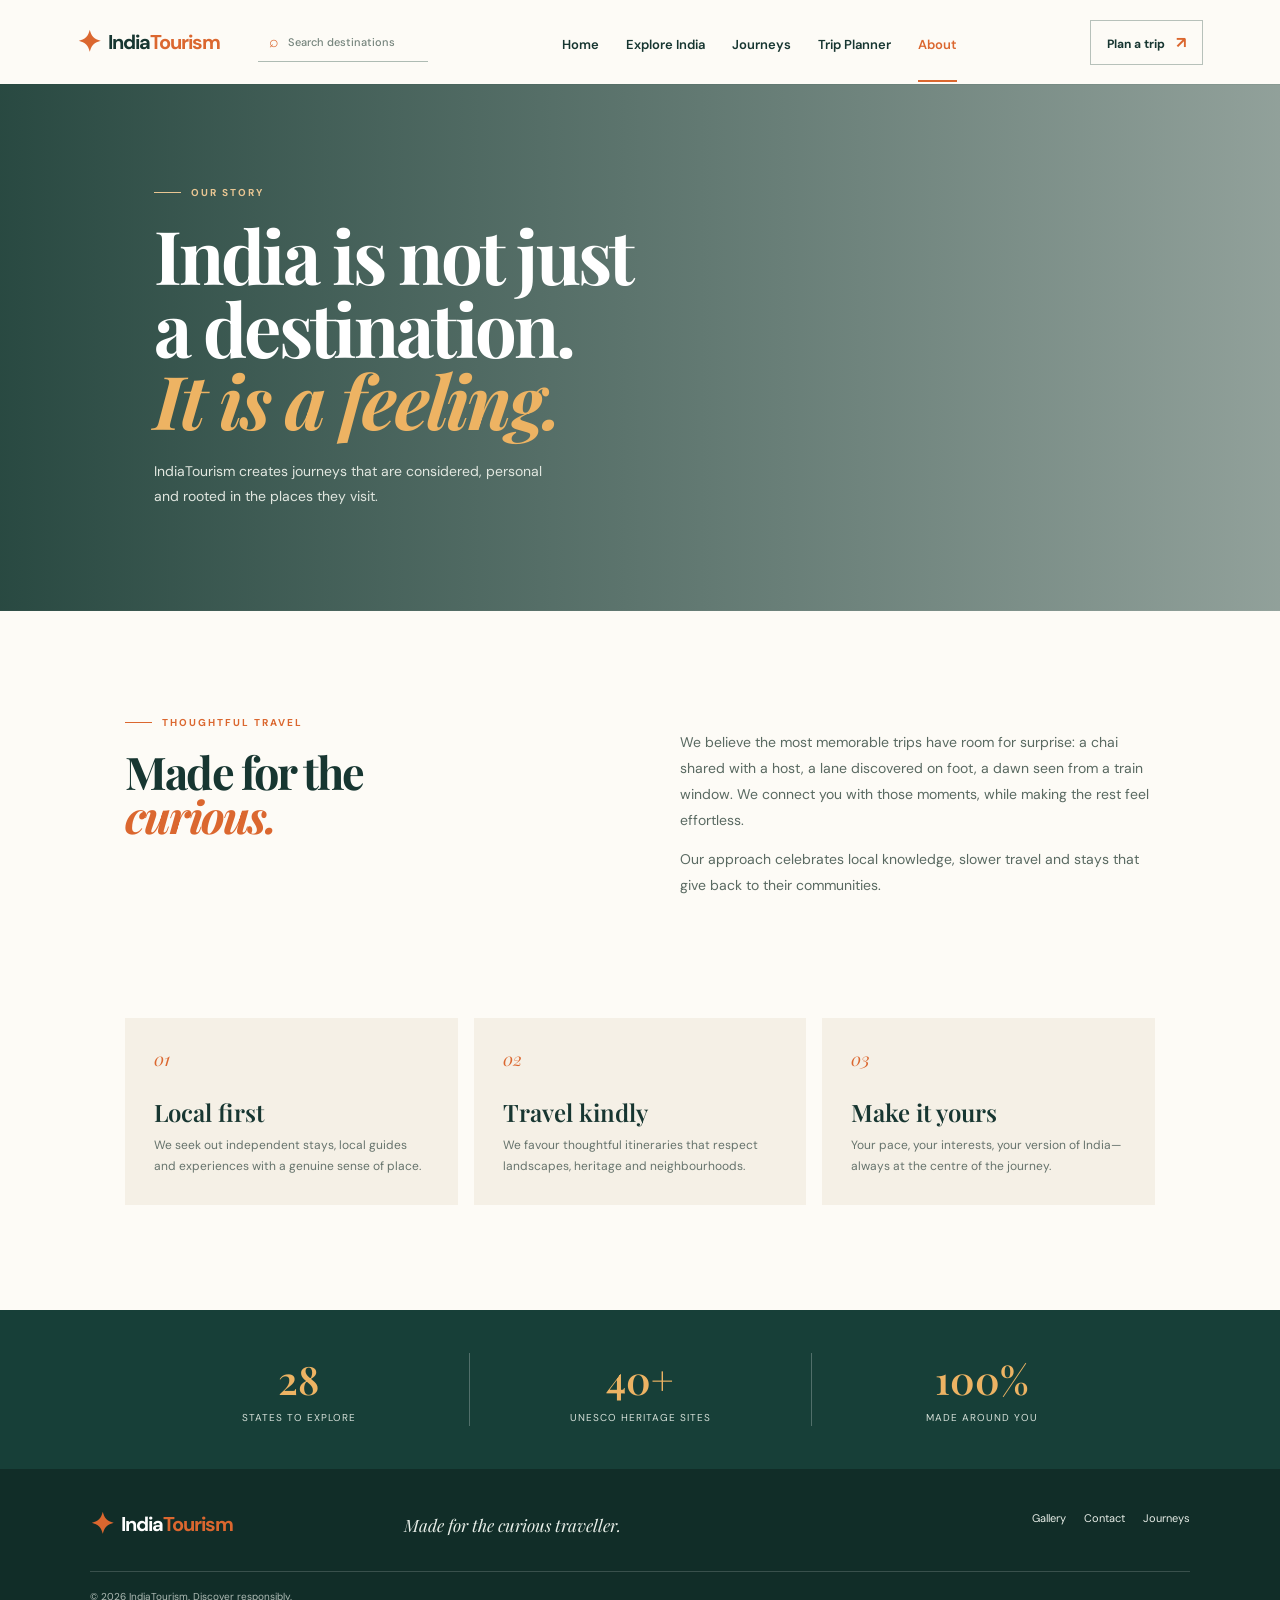
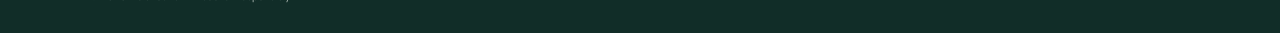
<file: about.html>
<!DOCTYPE html>
<html lang="en">

<head>
    <meta charset="UTF-8">
    <meta name="viewport" content="width=device-width,initial-scale=1.0">
    <meta name="description" content="About IndiaTourism">
    <title>About | IndiaTourism</title>
    <link rel="preconnect" href="https://fonts.googleapis.com">
    <link rel="preconnect" href="https://fonts.gstatic.com" crossorigin>
    <link
        href="https://fonts.googleapis.com/css2?family=DM+Sans:wght@400;500;600;700&family=Playfair+Display:ital,wght@0,600;0,700;0,800;1,600&display=swap"
        rel="stylesheet">
    <link rel="stylesheet" href="css/style.css">
</head>

<body>
    <header class="site-header"><a class="brand" href="index.html"><span
                class="brand-mark">✦</span><span>India<span>Tourism</span></span></a><button class="menu-toggle"
            aria-label="Open navigation" aria-expanded="false">☰</button>
        <nav class="main-nav"><a href="index.html">Home</a><a href="services.html">Explore India</a><a
                href="services.html">Journeys</a><a href="index.html#planner">Trip Planner</a><a class="active"
                href="about.html">About</a></nav><a class="nav-action" href="contact.html">Plan a trip
            <span>↗</span></a>
    </header>
    <main>
        <section class="page-hero about-hero">
            <p class="eyebrow light"><span></span> Our story</p>
            <h1>India is not just<br>a destination.<br><em>It is a feeling.</em></h1>
            <p>IndiaTourism creates journeys that are considered, personal and rooted in the places they visit.</p>
        </section>
        <section class="story-section">
            <div>
                <p class="eyebrow warm"><span></span> Thoughtful travel</p>
                <h2>Made for the<br><em>curious.</em></h2>
            </div>
            <div>
                <p>We believe the most memorable trips have room for surprise: a chai shared with a host, a lane
                    discovered on foot, a dawn seen from a train window. We connect you with those moments, while making
                    the rest feel effortless.</p>
                <p>Our approach celebrates local knowledge, slower travel and stays that give back to their communities.
                </p>
            </div>
        </section>
        <section class="values-grid">
            <article><span>01</span>
                <h3>Local first</h3>
                <p>We seek out independent stays, local guides and experiences with a genuine sense of place.</p>
            </article>
            <article><span>02</span>
                <h3>Travel kindly</h3>
                <p>We favour thoughtful itineraries that respect landscapes, heritage and neighbourhoods.</p>
            </article>
            <article><span>03</span>
                <h3>Make it yours</h3>
                <p>Your pace, your interests, your version of India—always at the centre of the journey.</p>
            </article>
        </section>
        <section class="stats-strip">
            <div><strong>28</strong><span>States to explore</span></div>
            <div><strong>40+</strong><span>UNESCO heritage sites</span></div>
            <div><strong>100%</strong><span>Made around you</span></div>
        </section>
    </main>
    <footer class="site-footer"><a class="brand" href="index.html"><span
                class="brand-mark">✦</span><span>India<span>Tourism</span></span></a>
        <p>Made for the curious traveller.</p>
        <div><a href="gallery.html">Gallery</a><a href="contact.html">Contact</a><a href="services.html">Journeys</a>
        </div><small>© 2026 IndiaTourism. Discover responsibly.</small>
    </footer>
    <script src="js/script.js"></script>
</body>

</html>
</file>
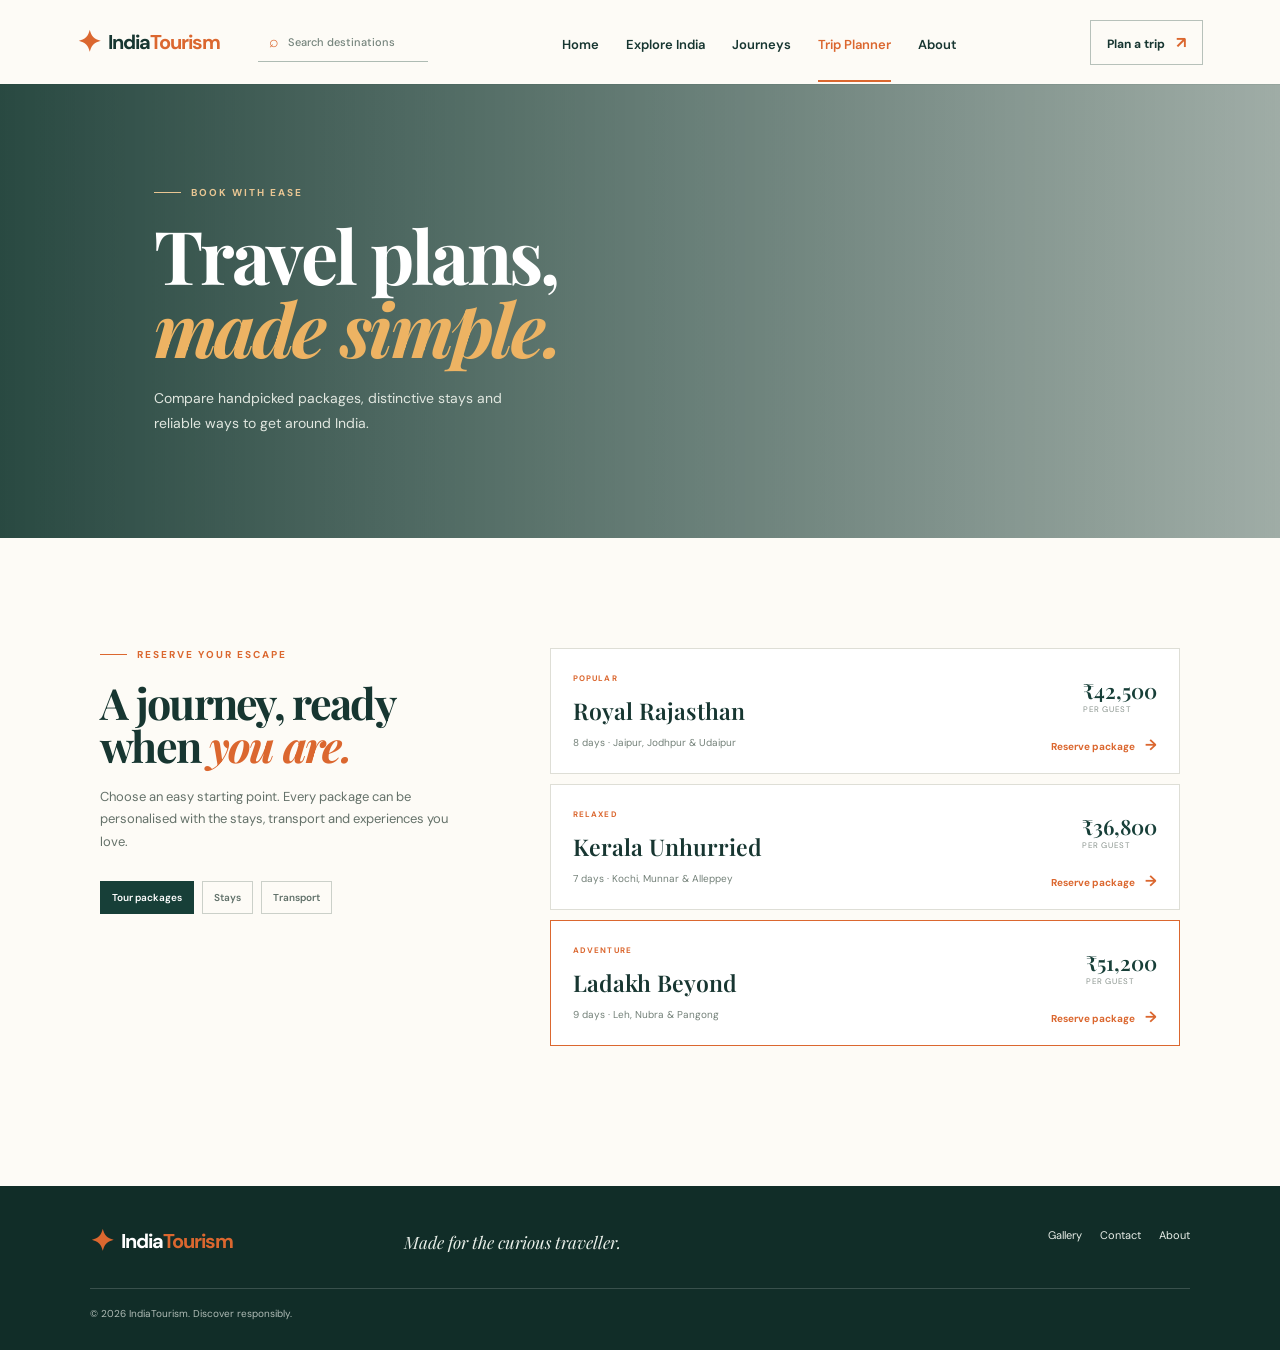
<file: booking.html>
<!DOCTYPE html>
<html lang="en">

<head>
    <meta charset="UTF-8">
    <meta name="viewport" content="width=device-width,initial-scale=1.0">
    <title>Book your trip | IndiaTourism</title>
    <link rel="preconnect" href="https://fonts.googleapis.com">
    <link rel="preconnect" href="https://fonts.gstatic.com" crossorigin>
    <link
        href="https://fonts.googleapis.com/css2?family=DM+Sans:wght@400;500;600;700&family=Playfair+Display:ital,wght@0,600;0,700;0,800;1,600&display=swap"
        rel="stylesheet">
    <link rel="stylesheet" href="css/style.css">
</head>

<body>
    <header class="site-header"><a class="brand" href="index.html"><span
                class="brand-mark">✦</span><span>India<span>Tourism</span></span></a>
        <form class="site-search" role="search"><label class="visually-hidden" for="top-destination-input">Search
                destinations</label><span>⌕</span><input id="top-destination-input" type="search"
                placeholder="Search destinations"></form><button class="menu-toggle" aria-label="Open navigation"
            aria-expanded="false">☰</button>
        <nav class="main-nav"><a href="index.html">Home</a><a href="services.html">Explore India</a><a
                href="services.html">Journeys</a><a class="active" href="booking.html">Trip Planner</a><a
                href="about.html">About</a></nav><a class="nav-action" href="contact.html">Plan a trip
            <span>↗</span></a>
    </header>
    <main>
        <section class="page-hero booking-hero">
            <p class="eyebrow light"><span></span> Book with ease</p>
            <h1>Travel plans,<br><em>made simple.</em></h1>
            <p>Compare handpicked packages, distinctive stays and reliable ways to get around India.</p>
        </section>
        <section class="booking-section" id="bookings" aria-labelledby="booking-heading">
            <div class="booking-intro">
                <p class="eyebrow warm"><span></span> Reserve your escape</p>
                <h2 id="booking-heading">A journey, ready<br>when <em>you are.</em></h2>
                <p>Choose an easy starting point. Every package can be personalised with the stays, transport and
                    experiences you love.</p>
                <div class="booking-tabs" role="tablist"><button class="booking-tab active" data-booking="package">Tour
                        packages</button><button class="booking-tab" data-booking="stay">Stays</button><button
                        class="booking-tab" data-booking="transport">Transport</button></div>
            </div>
            <div class="booking-options" id="booking-options">
                <article class="booking-option"><span class="option-tag">Popular</span>
                    <h3>Royal Rajasthan</h3>
                    <p>8 days · Jaipur, Jodhpur &amp; Udaipur</p><strong>₹42,500 <small>per
                            guest</small></strong><button class="reserve-button"
                        data-item="Royal Rajasthan package">Reserve package <span>→</span></button>
                </article>
                <article class="booking-option"><span class="option-tag">Relaxed</span>
                    <h3>Kerala Unhurried</h3>
                    <p>7 days · Kochi, Munnar &amp; Alleppey</p><strong>₹36,800 <small>per guest</small></strong><button
                        class="reserve-button" data-item="Kerala Unhurried package">Reserve package
                        <span>→</span></button>
                </article>
                <article class="booking-option featured"><span class="option-tag">Adventure</span>
                    <h3>Ladakh Beyond</h3>
                    <p>9 days · Leh, Nubra &amp; Pangong</p><strong>₹51,200 <small>per guest</small></strong><button
                        class="reserve-button" data-item="Ladakh Beyond package">Reserve package <span>→</span></button>
                </article>
            </div>
            <p class="booking-feedback" role="status"></p>
            <div id="saved-bookings" class="saved-bookings" aria-live="polite"></div>
        </section>
    </main>
    <footer class="site-footer"><a class="brand" href="index.html"><span
                class="brand-mark">✦</span><span>India<span>Tourism</span></span></a>
        <p>Made for the curious traveller.</p>
        <div><a href="gallery.html">Gallery</a><a href="contact.html">Contact</a><a href="about.html">About</a></div>
        <small>© 2026 IndiaTourism. Discover responsibly.</small>
    </footer>
    <script src="js/script.js"></script>
</body>

</html>
</file>
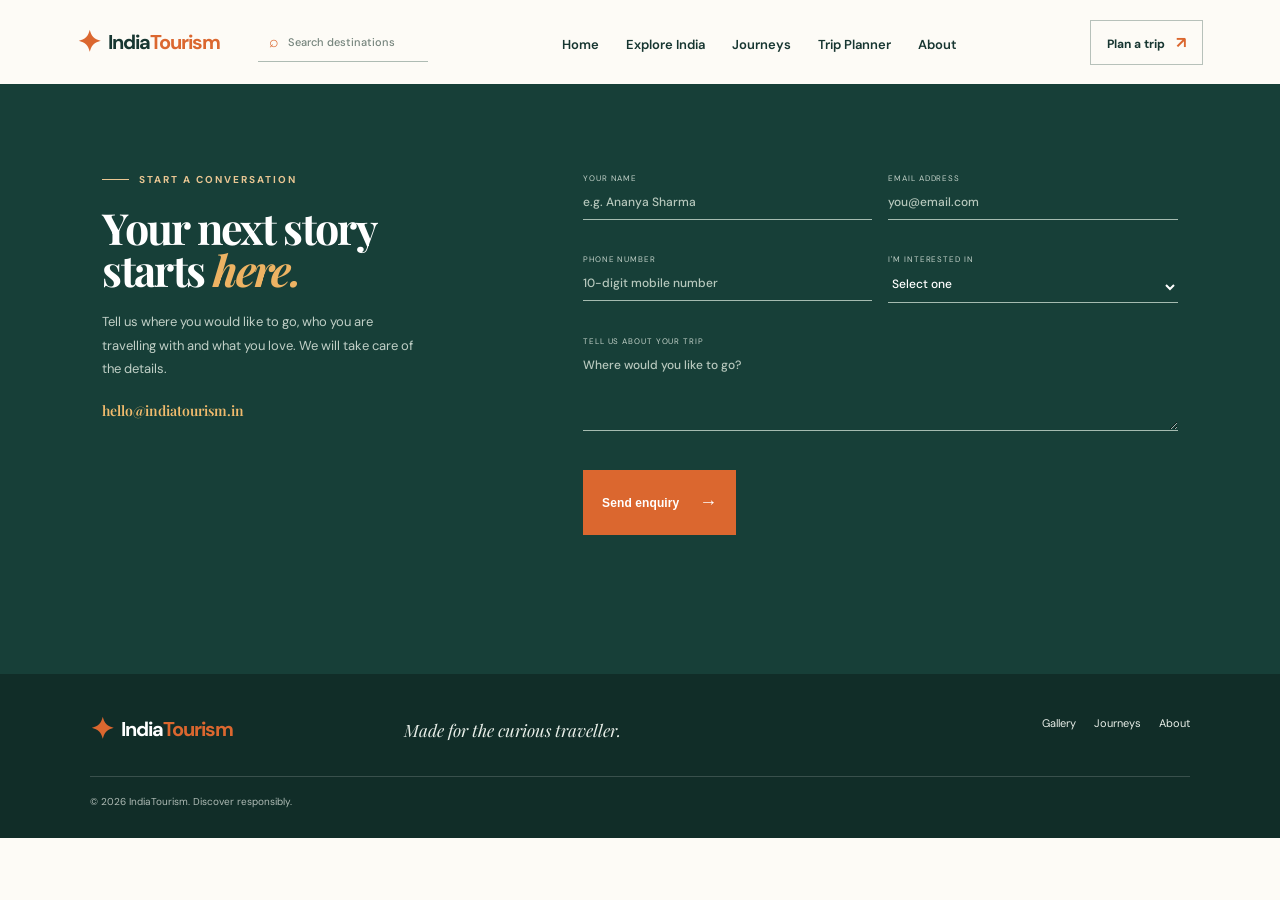
<file: contact.html>
<!DOCTYPE html>
<html lang="en">

<head>
    <meta charset="UTF-8">
    <meta name="viewport" content="width=device-width,initial-scale=1.0">
    <title>Contact | IndiaTourism</title>
    <link rel="preconnect" href="https://fonts.googleapis.com">
    <link rel="preconnect" href="https://fonts.gstatic.com" crossorigin>
    <link
        href="https://fonts.googleapis.com/css2?family=DM+Sans:wght@400;500;600;700&family=Playfair+Display:ital,wght@0,600;0,700;0,800;1,600&display=swap"
        rel="stylesheet">
    <link rel="stylesheet" href="css/style.css">
</head>

<body>
    <header class="site-header"><a class="brand" href="index.html"><span
                class="brand-mark">✦</span><span>India<span>Tourism</span></span></a><button class="menu-toggle"
            aria-label="Open navigation" aria-expanded="false">☰</button>
        <nav class="main-nav"><a href="index.html">Home</a><a href="services.html">Explore India</a><a
                href="services.html">Journeys</a><a href="index.html#planner">Trip Planner</a><a
                href="about.html">About</a></nav><a class="nav-action" href="contact.html">Plan a trip
            <span>↗</span></a>
    </header>
    <main>
        <section class="contact-section contact-page">
            <div class="contact-copy">
                <p class="eyebrow light"><span></span> Start a conversation</p>
                <h2>Your next story<br>starts <em>here.</em></h2>
                <p>Tell us where you would like to go, who you are travelling with and what you love. We will take care
                    of the details.</p><a href="mailto:hello@indiatourism.in">hello@indiatourism.in</a>
            </div>
            <form class="contact-form" id="contact-form" novalidate>
                <div class="form-row"><label>Your name<input name="name" type="text" placeholder="e.g. Ananya Sharma"
                            required minlength="2"></label><label>Email address<input name="email" type="email"
                            placeholder="you@email.com" required></label></div>
                <div class="form-row"><label>Phone number<input name="phone" type="tel"
                            placeholder="10-digit mobile number" required pattern="[0-9]{10}"></label><label>I'm
                        interested in<select name="interest" required>
                            <option value="">Select one</option>
                            <option>Custom tour package</option>
                            <option>Hotel or stay</option>
                            <option>Transport booking</option>
                            <option>Local experiences</option>
                        </select></label></div><label>Tell us about your trip<textarea name="message" rows="4"
                        placeholder="Where would you like to go?" required minlength="12"></textarea></label><button
                    class="button button-saffron" type="submit">Send enquiry <span>→</span></button>
                <p class="form-feedback" role="status"></p>
            </form>
        </section>
    </main>
    <footer class="site-footer"><a class="brand" href="index.html"><span
                class="brand-mark">✦</span><span>India<span>Tourism</span></span></a>
        <p>Made for the curious traveller.</p>
        <div><a href="gallery.html">Gallery</a><a href="services.html">Journeys</a><a href="about.html">About</a></div>
        <small>© 2026 IndiaTourism. Discover responsibly.</small>
    </footer>
    <script src="js/script.js"></script>
</body>

</html>
</file>
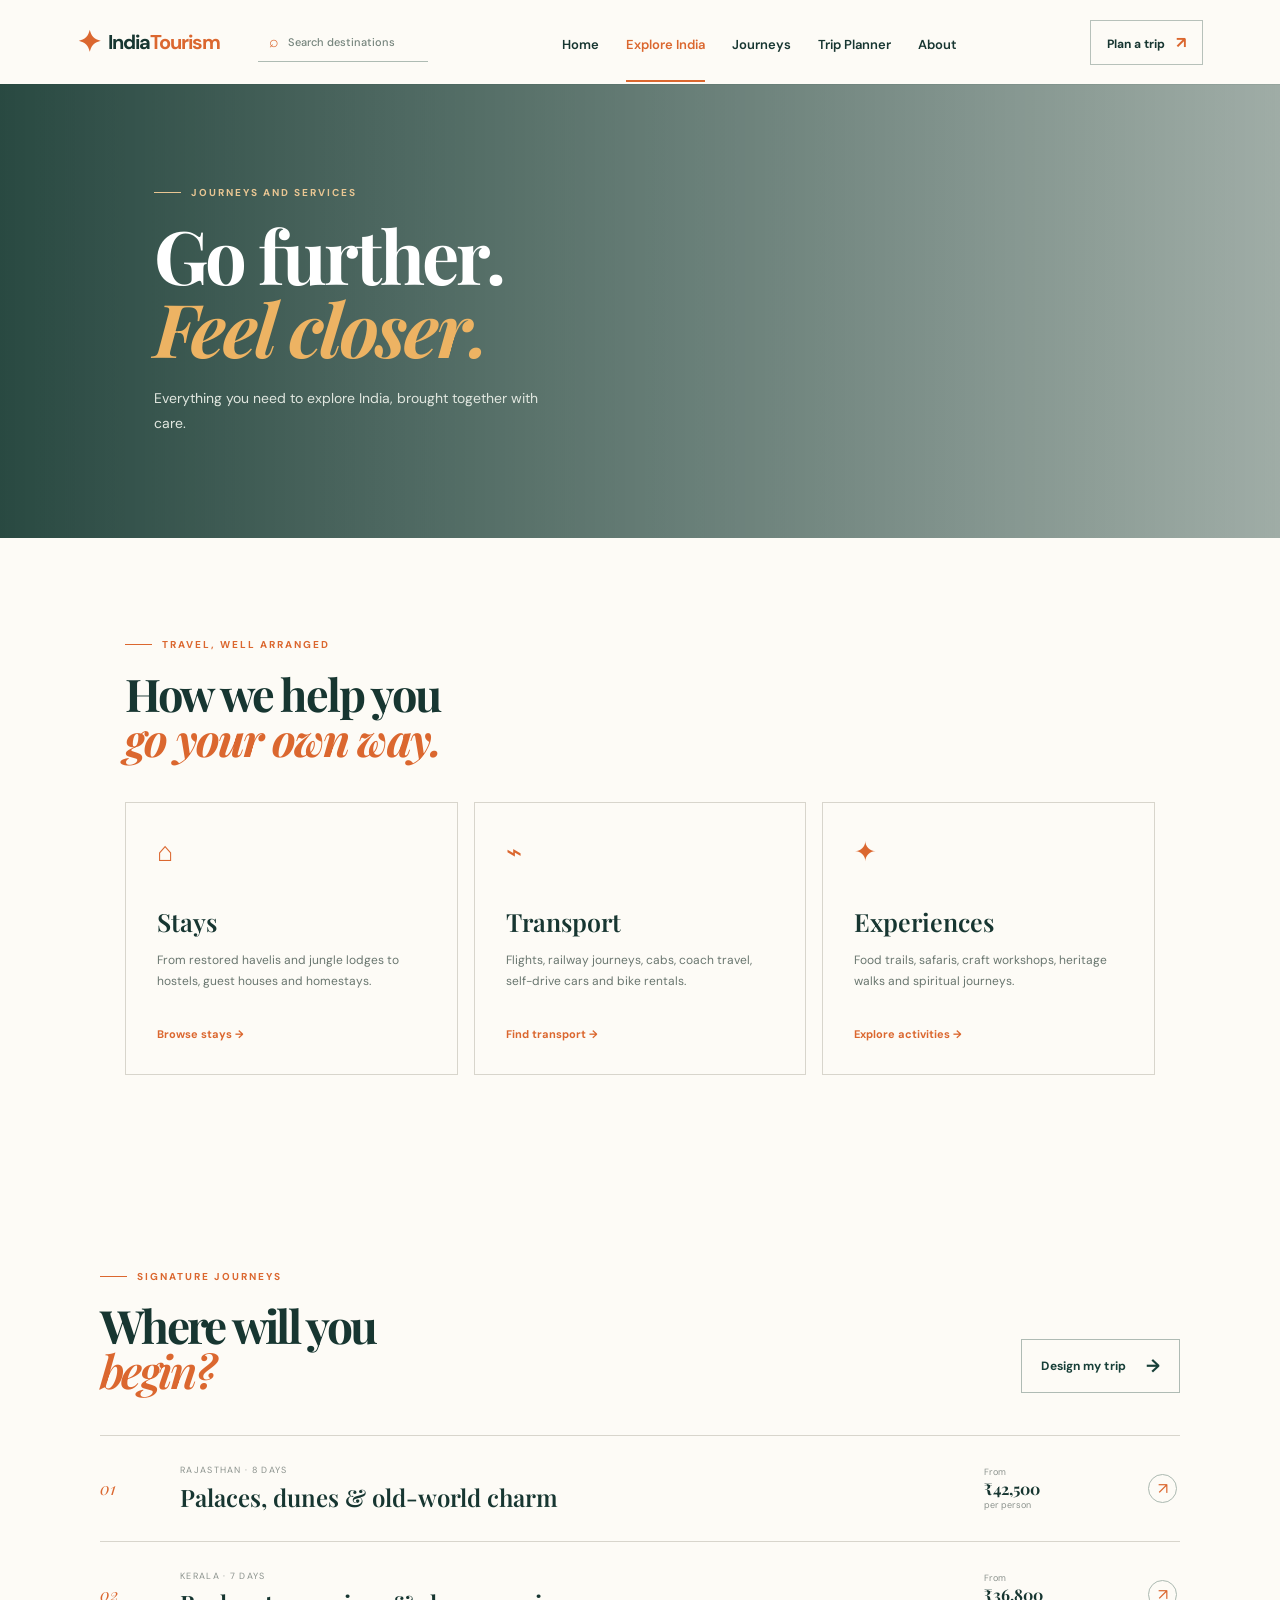
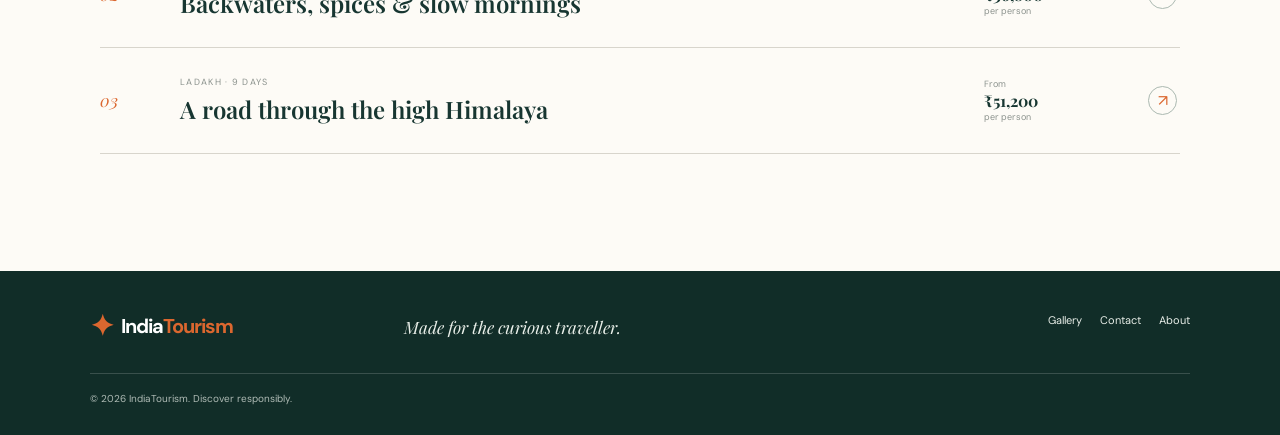
<file: services.html>
<!DOCTYPE html>
<html lang="en">

<head>
    <meta charset="UTF-8">
    <meta name="viewport" content="width=device-width,initial-scale=1.0">
    <title>Services & Journeys | IndiaTourism</title>
    <link rel="preconnect" href="https://fonts.googleapis.com">
    <link rel="preconnect" href="https://fonts.gstatic.com" crossorigin>
    <link
        href="https://fonts.googleapis.com/css2?family=DM+Sans:wght@400;500;600;700&family=Playfair+Display:ital,wght@0,600;0,700;0,800;1,600&display=swap"
        rel="stylesheet">
    <link rel="stylesheet" href="css/style.css">
</head>

<body>
    <header class="site-header"><a class="brand" href="index.html"><span
                class="brand-mark">✦</span><span>India<span>Tourism</span></span></a><button class="menu-toggle"
            aria-label="Open navigation" aria-expanded="false">☰</button>
        <nav class="main-nav"><a href="index.html">Home</a><a class="active" href="services.html">Explore India</a><a
                href="services.html">Journeys</a><a href="index.html#planner">Trip Planner</a><a
                href="about.html">About</a></nav><a class="nav-action" href="contact.html">Plan a trip
            <span>↗</span></a>
    </header>
    <main>
        <section class="page-hero services-hero">
            <p class="eyebrow light"><span></span> Journeys and services</p>
            <h1>Go further.<br><em>Feel closer.</em></h1>
            <p>Everything you need to explore India, brought together with care.</p>
        </section>
        <section class="service-page-intro">
            <p class="eyebrow warm"><span></span> Travel, well arranged</p>
            <h2>How we help you<br><em>go your own way.</em></h2>
        </section>
        <section class="service-page-grid">
            <article><span>⌂</span>
                <h3>Stays</h3>
                <p>From restored havelis and jungle lodges to hostels, guest houses and homestays.</p><a
                    href="index.html#bookings">Browse stays →</a>
            </article>
            <article><span>⌁</span>
                <h3>Transport</h3>
                <p>Flights, railway journeys, cabs, coach travel, self-drive cars and bike rentals.</p><a
                    href="index.html#bookings">Find transport →</a>
            </article>
            <article><span>✦</span>
                <h3>Experiences</h3>
                <p>Food trails, safaris, craft workshops, heritage walks and spiritual journeys.</p><a
                    href="index.html#bookings">Explore activities →</a>
            </article>
        </section>
        <section class="journey-section compact">
            <div class="section-heading">
                <div>
                    <p class="eyebrow warm"><span></span> Signature journeys</p>
                    <h2>Where will you<br><em>begin?</em></h2>
                </div><a class="button button-outline" href="contact.html">Design my trip <span>→</span></a>
            </div>
            <div class="journey-list">
                <article><span class="journey-count">01</span>
                    <div>
                        <p class="journey-meta">Rajasthan · 8 days</p>
                        <h3>Palaces, dunes & old-world charm</h3>
                    </div><span class="journey-price">From <strong>₹42,500</strong><small>per person</small></span><a
                        href="contact.html">↗</a>
                </article>
                <article><span class="journey-count">02</span>
                    <div>
                        <p class="journey-meta">Kerala · 7 days</p>
                        <h3>Backwaters, spices & slow mornings</h3>
                    </div><span class="journey-price">From <strong>₹36,800</strong><small>per person</small></span><a
                        href="contact.html">↗</a>
                </article>
                <article><span class="journey-count">03</span>
                    <div>
                        <p class="journey-meta">Ladakh · 9 days</p>
                        <h3>A road through the high Himalaya</h3>
                    </div><span class="journey-price">From <strong>₹51,200</strong><small>per person</small></span><a
                        href="contact.html">↗</a>
                </article>
            </div>
        </section>
    </main>
    <footer class="site-footer"><a class="brand" href="index.html"><span
                class="brand-mark">✦</span><span>India<span>Tourism</span></span></a>
        <p>Made for the curious traveller.</p>
        <div><a href="gallery.html">Gallery</a><a href="contact.html">Contact</a><a href="about.html">About</a></div>
        <small>© 2026 IndiaTourism. Discover responsibly.</small>
    </footer>
    <script src="js/script.js"></script>
</body>

</html>
</file>
<file: css/style.css>
:root {
    --ink: #173631;
    --forest: #173f38;
    --cream: #f5f0e6;
    --paper: #fdfbf6;
    --saffron: #db672f;
    --muted: #7c8178;
    --line: #d8d5cc;
    --serif: 'Playfair Display', Georgia, serif;
    --sans: 'DM Sans', Arial, sans-serif;
}

* {
    box-sizing: border-box;
}

html {
    scroll-behavior: smooth;
}

body {
    margin: 0;
    background: var(--paper);
    color: var(--ink);
    font-family: var(--sans);
}

a {
    color: inherit;
    text-decoration: none;
}

img {
    display: block;
    width: 100%;
    height: 100%;
    object-fit: cover;
}

.visually-hidden {
    position: absolute;
    width: 1px;
    height: 1px;
    overflow: hidden;
    clip: rect(0, 0, 0, 0);
    white-space: nowrap;
}

.site-header {
    position: sticky;
    top: 0;
    box-shadow: 0 1px 0 #17363112;
}

.site-search {
    display: flex;
    align-items: center;
    gap: 7px;
    width: 170px;
    padding: 9px 11px;
    border-bottom: 1px solid #aebbb3;
    color: var(--saffron);
}

.site-search input {
    width: 100%;
    border: 0;
    outline: 0;
    background: transparent;
    color: var(--ink);
    font: 500 11px var(--sans);
}

.site-search input::placeholder {
    color: #75847c;
}

.home-links {
    max-width: 1080px;
    margin: auto;
    padding: 38px 25px;
    display: grid;
    grid-template-columns: repeat(3, 1fr);
    gap: 0;
}

.home-links a {
    min-height: 99px;
    padding: 14px 23px;
    border-left: 1px solid var(--line);
    display: grid;
    grid-template-columns: 28px 1fr 20px;
    align-content: center;
    column-gap: 9px;
}

.home-links a:last-child {
    border-right: 1px solid var(--line);
}

.home-links span {
    grid-row: span 2;
    color: var(--saffron);
    font: italic 16px var(--serif);
}

.home-links strong {
    font: 600 17px var(--serif);
}

.home-links small {
    color: #7b8781;
    font-size: 9px;
    line-height: 1.5;
}

.home-links b {
    grid-column: 3;
    grid-row: span 2;
    align-self: center;
    color: var(--saffron);
    font-size: 17px;
}

.booking-hero {
    background-image: linear-gradient(90deg, #12362ee6, #12362e66), url('https://images.unsplash.com/photo-1514222134-b57cbb8ce073?auto=format&fit=crop&w=1600&q=80');
}

@media (max-width:900px) {
    .site-search {
        order: 3;
        margin-left: auto;
        width: 150px;
    }

    .site-header {
        gap: 16px;
    }

    .main-nav {
        margin: auto;
    }
}

.gallery-grid.expanded-gallery {
    height: auto;
    min-height: 760px;
    grid-template-columns: repeat(3, 1fr);
    grid-template-rows: repeat(3, 240px);
}

.expanded-gallery .tall {
    grid-row: span 2;
}

.expanded-gallery .gallery-item {
    min-height: 0;
}

@media (max-width:760px) {
    .gallery-grid.expanded-gallery {
        min-height: 0;
        grid-template-columns: 1fr 1fr;
        grid-template-rows: repeat(5, 170px);
    }
}

@media (max-width:760px) {
    .site-search {
        display: none;
    }

    .home-links {
        grid-template-columns: 1fr;
        padding: 18px 8vw 35px;
    }

    .home-links a,
    .home-links a:last-child {
        border: 0;
        border-bottom: 1px solid var(--line);
        padding: 16px 4px;
        min-height: 82px;
    }
}

.hero-image .hero-slide {
    position: absolute;
    inset: 0;
    opacity: 0;
    transition: opacity .75s ease;
}

.hero-image .hero-slide.active {
    opacity: 1;
}

.slider-controls {
    position: absolute;
    z-index: 2;
    right: 26px;
    bottom: 25px;
    display: flex;
    gap: 7px;
}

.slider-dot {
    width: 20px;
    height: 2px;
    padding: 0;
    border: 0;
    background: #ffffff88;
    cursor: pointer;
}

.slider-dot.active {
    background: #fff;
}

.page-hero {
    min-height: 430px;
    padding: 102px 12vw;
    color: white;
    background-position: center;
    background-size: cover;
}

.page-hero h1 {
    margin: 0;
    font: 700 clamp(48px, 6vw, 74px)/.98 var(--serif);
    letter-spacing: -2.7px;
}

.page-hero h1 em {
    color: #edb363;
}

.page-hero>p:not(.eyebrow) {
    max-width: 390px;
    color: #e1e7e0;
    font-size: 14px;
    line-height: 1.8;
    margin: 22px 0 0;
}

.about-hero {
    background-image: linear-gradient(90deg, #12362ee6, #12362e75), url('https://images.unsplash.com/photo-1514222134-b57cbb8ce073?auto=format&fit=crop&w=1600&q=80');
}

.services-hero {
    background-image: linear-gradient(90deg, #12362ee6, #12362e66), url('https://images.unsplash.com/photo-1506461883276-594a12b11cf3?auto=format&fit=crop&w=1600&q=80');
}

.gallery-hero {
    background-image: linear-gradient(90deg, #12362ee6, #12362e68), url('https://images.unsplash.com/photo-1548013146-72479768bada?auto=format&fit=crop&w=1600&q=80');
}

.story-section {
    max-width: 1080px;
    margin: auto;
    padding: 105px 25px;
    display: grid;
    grid-template-columns: 1fr 1fr;
    gap: 80px;
}

.story-section h2,
.service-page-intro h2 {
    margin: 0;
    font: 700 45px/.98 var(--serif);
    letter-spacing: -1.8px;
}

.story-section h2 em,
.service-page-intro h2 em {
    color: var(--saffron);
}

.story-section>div:last-child {
    color: #596961;
    font-size: 14px;
    line-height: 1.85;
}

.values-grid {
    max-width: 1080px;
    margin: 0 auto 105px;
    padding: 0 25px;
    display: grid;
    grid-template-columns: repeat(3, 1fr);
    gap: 16px;
}

.values-grid article {
    padding: 29px;
    background: var(--cream);
}

.values-grid span {
    color: var(--saffron);
    font: italic 18px var(--serif);
}

.values-grid h3 {
    margin: 25px 0 7px;
    font: 600 24px var(--serif);
}

.values-grid p {
    color: #66736c;
    font-size: 12px;
    line-height: 1.7;
    margin: 0;
}

.stats-strip {
    background: var(--forest);
    color: white;
    padding: 43px max(10vw, 25px);
    display: grid;
    grid-template-columns: repeat(3, 1fr);
    text-align: center;
}

.stats-strip div+div {
    border-left: 1px solid #ffffff40;
}

.stats-strip strong {
    display: block;
    font: 600 39px var(--serif);
    color: #edb363;
}

.stats-strip span {
    font-size: 10px;
    color: #d6e0d9;
    text-transform: uppercase;
    letter-spacing: 1px;
}

.service-page-intro {
    max-width: 1080px;
    margin: auto;
    padding: 100px 25px 42px;
}

.service-page-grid {
    max-width: 1080px;
    margin: 0 auto 105px;
    padding: 0 25px;
    display: grid;
    grid-template-columns: repeat(3, 1fr);
    gap: 16px;
}

.service-page-grid article {
    padding: 31px;
    border: 1px solid var(--line);
}

.service-page-grid article>span {
    color: var(--saffron);
    font-size: 27px;
}

.service-page-grid h3 {
    margin: 36px 0 7px;
    font: 600 25px var(--serif);
}

.service-page-grid p {
    min-height: 60px;
    color: #69766f;
    font-size: 12px;
    line-height: 1.75;
}

.service-page-grid a {
    color: var(--saffron);
    font-size: 11px;
    font-weight: 700;
}

.compact {
    padding-top: 0;
}

.standalone {
    background: var(--paper);
}

.contact-page {
    min-height: 590px;
}

.expanded {
    max-width: 1080px;
}

@media (max-width:760px) {
    .page-hero {
        min-height: 380px;
        padding: 80px 9vw;
    }

    .story-section {
        grid-template-columns: 1fr;
        gap: 35px;
        padding: 75px 8vw;
    }

    .values-grid,
    .service-page-grid {
        grid-template-columns: 1fr;
        padding: 0 8vw;
        margin-bottom: 75px;
    }

    .stats-strip {
        grid-template-columns: 1fr;
        gap: 22px;
    }

    .stats-strip div+div {
        border-left: 0;
        border-top: 1px solid #ffffff40;
        padding-top: 22px;
    }

    .service-page-intro {
        padding: 75px 8vw 35px;
    }

    .contact-page {
        min-height: 0;
    }
}

.booking-section {
    max-width: 1130px;
    margin: auto;
    padding: 110px 25px;
}

.booking-section {
    display: grid;
    grid-template-columns: .9fr 1.5fr;
    column-gap: 72px;
}

.booking-intro h2,
.gallery-title h2,
.contact-copy h2 {
    font: 700 43px/.98 var(--serif);
    letter-spacing: -1.7px;
    margin: 0;
}

.booking-intro h2 em,
.gallery-title h2 em,
.contact-copy h2 em {
    color: var(--saffron);
}

.booking-intro>p:not(.eyebrow) {
    color: #647169;
    line-height: 1.75;
    font-size: 13px;
    margin: 20px 0 27px;
}

.booking-tabs {
    display: flex;
    gap: 8px;
    flex-wrap: wrap;
}

.booking-tab {
    border: 1px solid #cbd0c9;
    background: transparent;
    color: #607069;
    cursor: pointer;
    padding: 9px 11px;
    font: 600 10px var(--sans);
}

.booking-tab.active {
    color: white;
    border-color: var(--forest);
    background: var(--forest);
}

.booking-options {
    display: grid;
    gap: 10px;
}

.booking-option {
    position: relative;
    min-height: 126px;
    padding: 20px 22px;
    border: 1px solid #deded6;
    background: #fff;
    display: grid;
    grid-template-columns: 1fr auto;
    align-items: center;
}

.booking-option.featured {
    border-color: var(--saffron);
}

.option-tag {
    color: var(--saffron);
    text-transform: uppercase;
    letter-spacing: 1.1px;
    font-size: 8px;
    font-weight: 700;
}

.booking-option h3 {
    grid-column: 1;
    font: 600 23px var(--serif);
    margin: 4px 0 2px;
}

.booking-option p {
    grid-column: 1;
    margin: 0;
    color: #738078;
    font-size: 10px;
}

.booking-option strong {
    position: absolute;
    right: 22px;
    top: 27px;
    color: var(--forest);
    font: 600 21px var(--serif);
}

.booking-option strong small {
    display: block;
    font: 400 8px var(--sans);
    color: #8a948e;
    text-transform: uppercase;
    letter-spacing: .6px;
}

.reserve-button {
    position: absolute;
    right: 22px;
    bottom: 18px;
    border: 0;
    background: transparent;
    color: var(--saffron);
    cursor: pointer;
    padding: 0;
    font: 700 10px var(--sans);
}

.reserve-button span {
    margin-left: 8px;
    font-size: 15px;
}

.booking-feedback {
    grid-column: 2;
    min-height: 18px;
    margin: 12px 0 0;
    color: var(--saffron);
    font-size: 12px;
}

.saved-bookings {
    grid-column: 2;
}

.saved-bookings:not(:empty) {
    margin-top: 4px;
    padding: 12px 14px;
    background: var(--cream);
    color: #44564e;
    font-size: 11px;
}

.saved-bookings button {
    float: right;
    border: 0;
    background: transparent;
    color: var(--saffron);
    cursor: pointer;
}

.gallery-section {
    background: var(--cream);
    padding: 102px max(6vw, 25px);
}

.gallery-title {
    max-width: 1080px;
    display: flex;
    align-items: end;
    justify-content: space-between;
    gap: 50px;
    margin: 0 auto 43px;
}

.gallery-title>p {
    max-width: 345px;
    margin: 0;
    color: #657169;
    line-height: 1.75;
    font-size: 13px;
}

.gallery-grid {
    max-width: 1080px;
    margin: auto;
    height: 493px;
    display: grid;
    grid-template-columns: 1.1fr 1fr 1fr;
    grid-template-rows: 1fr 1fr;
    gap: 14px;
}

.gallery-item {
    position: relative;
    overflow: hidden;
    padding: 0;
    border: 0;
    cursor: pointer;
    text-align: left;
    color: #fff;
    background: #143b34;
}

.gallery-item img {
    transition: transform .4s;
}

.gallery-item:hover img {
    transform: scale(1.05);
}

.gallery-item:after {
    content: '';
    position: absolute;
    inset: 0;
    background: linear-gradient(0deg, #0c2c25b5, transparent 55%);
}

.gallery-item span {
    position: absolute;
    z-index: 1;
    bottom: 15px;
    left: 17px;
    font: 600 18px var(--serif);
}

.gallery-item.tall {
    grid-row: span 2;
}

.gallery-item.wide {
    grid-column: span 2;
}

.lightbox {
    padding: 0;
    border: 0;
    max-width: min(820px, 90vw);
    background: #153b34;
    color: white;
}

.lightbox::backdrop {
    background: #10251ed9;
}

.lightbox img {
    max-height: 75vh;
    object-fit: contain;
}

.lightbox p {
    margin: 0;
    padding: 13px 18px 16px;
    font: italic 16px var(--serif);
}

.lightbox-close {
    position: absolute;
    top: 8px;
    right: 8px;
    width: 31px;
    height: 31px;
    border: 0;
    border-radius: 50%;
    background: white;
    color: var(--forest);
    font-size: 23px;
    cursor: pointer;
}

.contact-section {
    padding: 89px max(8vw, 25px);
    background: var(--forest);
    color: white;
    display: grid;
    grid-template-columns: .85fr 1.3fr;
    gap: 92px;
}

.contact-copy h2 em {
    color: #edb363;
}

.contact-copy>p:not(.eyebrow) {
    color: #c1d0c7;
    max-width: 320px;
    font-size: 13px;
    line-height: 1.8;
    margin: 20px 0;
}

.contact-copy>a {
    color: #f1bb6d;
    font: 600 14px var(--serif);
}

.contact-form {
    display: grid;
    gap: 17px;
}

.form-row {
    display: grid;
    grid-template-columns: 1fr 1fr;
    gap: 16px;
}

.contact-form label {
    display: flex;
    flex-direction: column;
    gap: 7px;
    text-transform: uppercase;
    letter-spacing: .9px;
    color: #c3d2c9;
    font-size: 8px;
}

.contact-form input,
.contact-form select,
.contact-form textarea {
    width: 100%;
    border: 0;
    border-bottom: 1px solid #a5bbb0;
    outline: 0;
    padding: 4px 0 9px;
    resize: vertical;
    color: white;
    background: transparent;
    font: 500 12px var(--sans);
}

.contact-form select option {
    color: var(--ink);
}

.contact-form input::placeholder,
.contact-form textarea::placeholder {
    color: #b7c8bd;
}

.contact-form input:invalid:not(:placeholder-shown),
.contact-form textarea:invalid:not(:placeholder-shown) {
    border-bottom-color: #f09576;
}

.contact-form .button {
    justify-self: start;
    border: 0;
    cursor: pointer;
    margin-top: 5px;
}

.form-feedback {
    min-height: 16px;
    margin: 0;
    color: #f3cf9e;
    font-size: 12px;
}

@media (max-width:760px) {
    .booking-section {
        display: block;
        padding: 75px 8vw;
    }

    .booking-options {
        margin-top: 34px;
    }

    .booking-option {
        min-height: 142px;
    }

    .booking-feedback,
    .saved-bookings {
        margin-top: 13px;
    }

    .gallery-section {
        padding: 75px 6vw;
    }

    .gallery-title {
        display: block;
    }

    .gallery-title>p {
        margin-top: 23px;
    }

    .gallery-grid {
        height: 430px;
        grid-template-columns: 1fr 1fr;
        grid-template-rows: 1.2fr 1fr 1fr;
    }

    .gallery-item.tall {
        grid-row: span 2;
    }

    .gallery-item.wide {
        grid-column: span 2;
    }

    .contact-section {
        grid-template-columns: 1fr;
        gap: 46px;
        padding: 70px 8vw;
    }

    .form-row {
        grid-template-columns: 1fr;
        gap: 17px;
    }
}

.destination-guide {
    padding: 106px max(6vw, 25px) 112px;
    background: var(--cream);
}

.guide-heading {
    max-width: 1080px;
    margin: 0 auto 42px;
    display: flex;
    align-items: end;
    justify-content: space-between;
    gap: 25px;
}

.guide-heading h2,
.travel-tools h2 {
    font: 700 44px/.98 var(--serif);
    letter-spacing: -1.6px;
    margin: 0;
}

.guide-heading h2 em,
.travel-tools h2 em {
    color: var(--saffron);
}

.filter-row {
    display: flex;
    gap: 7px;
    flex-wrap: wrap;
}

.filter {
    border: 1px solid #cbd0c9;
    background: transparent;
    padding: 9px 12px;
    font: 600 10px var(--sans);
    color: #607069;
    cursor: pointer;
}

.filter.active,
.filter:hover {
    color: #fff;
    border-color: var(--forest);
    background: var(--forest);
}

.destination-cards {
    max-width: 1080px;
    margin: auto;
    display: grid;
    grid-template-columns: repeat(4, 1fr);
    gap: 15px;
}

.destination-card {
    background: #fff;
    transition: transform .25s, opacity .25s;
}

.destination-card.hidden {
    display: none;
}

.destination-card:hover {
    transform: translateY(-5px);
}

.destination-card img {
    height: 200px;
}

.destination-content {
    padding: 17px 18px 14px;
}

.season {
    font-size: 8px;
    text-transform: uppercase;
    letter-spacing: .85px;
    color: var(--saffron);
    font-weight: 700;
}

.destination-content h3 {
    font: 600 24px var(--serif);
    margin: 7px 0 4px;
}

.destination-content p {
    color: #67746d;
    font-size: 11px;
    line-height: 1.5;
    min-height: 33px;
    margin: 0;
}

.destination-content>div {
    border-top: 1px solid #e5e5df;
    margin-top: 14px;
    padding-top: 10px;
    display: flex;
    justify-content: space-between;
    align-items: center;
    color: #84918b;
    font-size: 9px;
    text-transform: uppercase;
    letter-spacing: .8px;
}

.destination-content button {
    border: 0;
    background: transparent;
    font-size: 21px;
    color: var(--saffron);
    cursor: pointer;
    line-height: 1;
}

.destination-feedback {
    max-width: 1080px;
    margin: 16px auto 0;
    min-height: 16px;
    color: var(--saffron);
    font-size: 12px;
}

.travel-tools {
    padding: 107px max(6vw, 25px);
    max-width: 1190px;
    margin: auto;
    display: grid;
    grid-template-columns: 1.15fr 1.3fr .85fr;
    gap: 39px;
    align-items: center;
}

.tools-copy>p:not(.eyebrow) {
    color: #65736b;
    font-size: 13px;
    line-height: 1.8;
    max-width: 275px;
    margin: 19px 0 23px;
}

.dark-link {
    color: var(--forest);
}

.dark-link span {
    color: var(--saffron);
    margin-left: 9px;
    font-size: 17px;
}

.service-list {
    border-top: 1px solid var(--line);
}

.service-list article {
    min-height: 93px;
    display: grid;
    grid-template-columns: 36px 1fr 18px;
    gap: 9px;
    align-items: center;
    border-bottom: 1px solid var(--line);
}

.service-icon {
    color: var(--saffron);
    font-size: 24px;
}

.service-list h3 {
    margin: 0 0 4px;
    font: 600 18px var(--serif);
}

.service-list p {
    margin: 0;
    color: #77827c;
    font-size: 10px;
    line-height: 1.5;
}

.service-list article>span:last-child {
    color: var(--saffron);
}

.weather-card {
    min-height: 232px;
    background: var(--forest);
    color: white;
    padding: 22px;
}

.weather-top {
    display: flex;
    justify-content: space-between;
    align-items: start;
    border-bottom: 1px solid #ffffff35;
    padding-bottom: 19px;
}

.weather-top p {
    margin: 0 0 4px;
    color: #c8d8cf;
    font-size: 8px;
    letter-spacing: 1px;
}

.weather-top select {
    margin-left: -3px;
    border: 0;
    color: white;
    background: transparent;
    font: 600 16px var(--serif);
    outline: 0;
}

.weather-top option {
    color: var(--ink);
}

.weather-top>span {
    color: #f8bf5b;
    font-size: 31px;
}

.temperature {
    padding: 23px 0;
    display: flex;
    align-items: center;
    gap: 16px;
}

.temperature strong {
    font: 600 48px/.8 var(--serif);
}

.temperature div {
    display: flex;
    flex-direction: column;
    gap: 4px;
    font-size: 12px;
}

.temperature small {
    color: #b5c8bd;
    font-size: 9px;
    line-height: 1.3;
}

.weather-meta {
    border-top: 1px solid #ffffff35;
    padding-top: 14px;
    display: flex;
    gap: 17px;
    color: #c5d1ca;
    font-size: 9px;
}

.weather-meta b {
    display: block;
    color: white;
    padding-top: 3px;
    font-size: 11px;
}

@media (max-width:760px) {
    .guide-heading {
        display: block;
    }

    .filter-row {
        margin-top: 25px;
    }

    .destination-guide {
        padding: 75px 6vw;
    }

    .destination-cards {
        grid-template-columns: 1fr 1fr;
    }

    .destination-card img {
        height: 160px;
    }

    .destination-content {
        padding: 13px;
    }

    .destination-content h3 {
        font-size: 20px;
    }

    .destination-content p {
        font-size: 10px;
    }

    .travel-tools {
        grid-template-columns: 1fr;
        padding: 75px 8vw;
        gap: 32px;
    }

    .weather-card {
        max-width: 340px;
    }
}

.site-header {
    height: 84px;
    display: flex;
    align-items: center;
    gap: 38px;
    padding: 0 6vw;
    background: var(--paper);
    position: relative;
    z-index: 5;
}

.brand {
    display: flex;
    align-items: center;
    gap: 8px;
    font-size: 20px;
    font-weight: 700;
    letter-spacing: -1px;
    white-space: nowrap;
}

.brand>span:last-child span {
    color: var(--saffron);
}

.brand-mark {
    color: var(--saffron);
    font-size: 29px;
    line-height: 0;
}

.main-nav {
    display: flex;
    gap: 27px;
    margin: auto;
    font-size: 13px;
    font-weight: 600;
}

.main-nav a {
    padding: 33px 0 27px;
    border-bottom: 2px solid transparent;
}

.main-nav a:hover,
.main-nav .active {
    color: var(--saffron);
    border-bottom-color: var(--saffron);
}

.nav-action {
    border: 1px solid #b7c1ba;
    padding: 11px 16px;
    font-size: 12px;
    font-weight: 700;
}

.nav-action span {
    margin-left: 8px;
    color: var(--saffron);
    font-size: 16px;
}

.menu-toggle {
    display: none;
}

.hero {
    min-height: 570px;
    display: grid;
    grid-template-columns: 51% 49%;
    background: var(--cream);
    position: relative;
    overflow: hidden;
}

.hero-copy {
    padding: 94px 7vw 75px 12vw;
    align-self: center;
}

.eyebrow {
    text-transform: uppercase;
    letter-spacing: 2px;
    font-size: 10px;
    font-weight: 700;
    color: var(--forest);
    margin: 0 0 20px;
    display: flex;
    align-items: center;
    gap: 10px;
}

.eyebrow span {
    width: 27px;
    height: 1px;
    background: currentColor;
    display: inline-block;
}

.warm {
    color: var(--saffron);
}

.light {
    color: #e9c693;
}

.hero h1,
.intro-section h2,
.section-heading h2,
.planner-banner h2,
.about-strip h2 {
    font: 700 clamp(46px, 5vw, 74px)/.98 var(--serif);
    letter-spacing: -2.7px;
    margin: 0;
}

.hero h1 em,
.intro-section h2 em,
.section-heading h2 em,
.planner-banner h2 em,
.about-strip h2 em {
    font-weight: 600;
    color: var(--saffron);
}

.hero-description {
    max-width: 400px;
    margin: 27px 0 29px;
    font-size: 14px;
    line-height: 1.75;
    color: #53645d;
}

.hero-actions {
    display: flex;
    gap: 28px;
    align-items: center;
}

.button {
    display: inline-flex;
    gap: 20px;
    align-items: center;
    justify-content: center;
    padding: 14px 19px;
    font-size: 12px;
    font-weight: 700;
    letter-spacing: .1px;
    transition: .2s ease;
}

.button-primary {
    color: white;
    background: var(--forest);
}

.button:hover {
    transform: translateY(-2px);
}

.button span {
    font-size: 18px;
}

.text-link {
    font-size: 12px;
    font-weight: 700;
}

.play {
    color: var(--saffron);
    font-size: 11px;
    border: 1px solid var(--saffron);
    border-radius: 50%;
    padding: 7px 8px 7px 9px;
    margin-right: 8px;
}

.hero-image {
    position: relative;
    min-height: 570px;
}

.hero-image:after {
    content: '';
    inset: 0;
    position: absolute;
    background: linear-gradient(90deg, rgba(12, 38, 32, .12), transparent 45%);
}

.heritage-note {
    position: absolute;
    z-index: 1;
    bottom: 38px;
    left: -39px;
    display: flex;
    align-items: center;
    gap: 13px;
    background: #f8f1e4;
    padding: 15px 22px;
}

.heritage-note>span {
    color: var(--saffron);
    font-size: 21px;
}

.heritage-note div {
    display: flex;
    align-items: center;
    gap: 9px;
}

.heritage-note strong {
    font: 700 25px var(--serif);
}

.heritage-note small {
    font-size: 9px;
    line-height: 1.35;
    text-transform: uppercase;
    letter-spacing: .5px;
}

.scroll-cue {
    position: absolute;
    bottom: 22px;
    left: 5.9vw;
    font-size: 9px;
    letter-spacing: 1.4px;
    text-transform: uppercase;
    color: #73817a;
    display: flex;
    gap: 9px;
    align-items: center;
}

.scroll-cue span {
    width: 27px;
    height: 1px;
    background: #73817a;
}

.search-panel {
    width: min(970px, 87vw);
    margin: -36px auto 0;
    position: relative;
    z-index: 4;
    background: white;
    box-shadow: 0 16px 35px #193a3126;
}

.search-panel form {
    min-height: 84px;
    display: grid;
    grid-template-columns: 1.35fr 1fr 1fr 72px;
    align-items: center;
}

.search-panel label {
    display: flex;
    gap: 14px;
    align-items: center;
    padding: 12px 24px;
    border-right: 1px solid #e6e6df;
}

.field-icon {
    font-size: 24px;
    color: var(--saffron);
}

.field-text {
    display: flex;
    flex-direction: column;
    gap: 3px;
    width: 100%;
}

.field-text small {
    font-size: 9px;
    color: #8b928d;
    text-transform: uppercase;
    font-weight: 700;
    letter-spacing: .9px;
}

.field-text input,
.field-text select {
    border: 0;
    outline: 0;
    padding: 0;
    color: var(--ink);
    width: 100%;
    font: 600 12px var(--sans);
    background: transparent;
}

.field-text input::placeholder {
    color: var(--ink);
    opacity: 1;
}

.search-button {
    height: 100%;
    border: 0;
    cursor: pointer;
    color: white;
    background: var(--saffron);
    font-size: 28px;
}

.search-panel p {
    margin: 0;
    padding: 0 20px;
    font-size: 12px;
    color: var(--saffron);
}

.intro-section,
.journey-section,
.about-strip {
    max-width: 1130px;
    margin: auto;
}

.intro-section {
    padding: 113px 25px 49px;
    display: grid;
    grid-template-columns: 1fr 1fr;
    align-items: end;
}

.intro-section h2,
.section-heading h2 {
    font-size: 46px;
}

.section-copy {
    max-width: 370px;
    justify-self: end;
    font-size: 14px;
    line-height: 1.8;
    color: #65716b;
    margin: 0 0 4px;
}

.experience-grid {
    max-width: 1130px;
    margin: auto;
    padding: 0 25px 111px;
    display: grid;
    grid-template-columns: 1.35fr 1fr 1fr;
    grid-template-rows: 220px 220px;
    gap: 14px;
}

.experience-card {
    min-height: 0;
    position: relative;
    overflow: hidden;
    color: #fff;
}

.experience-card img {
    transition: transform .5s;
}

.experience-card:hover img {
    transform: scale(1.06);
}

.large-card {
    grid-row: span 2;
}

.wide-card {
    grid-column: span 2;
}

.card-shade {
    position: absolute;
    inset: 0;
    background: linear-gradient(0deg, rgba(4, 26, 23, .73), transparent 65%);
}

.experience-number {
    position: absolute;
    top: 17px;
    left: 20px;
    font: italic 15px var(--serif);
}

.experience-name {
    position: absolute;
    left: 20px;
    bottom: 18px;
    font: 600 25px/.95 var(--serif);
}

.arrow-round {
    position: absolute;
    right: 17px;
    bottom: 18px;
    width: 32px;
    height: 32px;
    display: grid;
    place-items: center;
    background: var(--saffron);
    border-radius: 50%;
    font-size: 17px;
}

.journey-section {
    padding: 90px 25px 117px;
}

.section-heading {
    display: flex;
    justify-content: space-between;
    align-items: end;
    margin-bottom: 42px;
}

.button-outline {
    border: 1px solid #afbbb4;
    color: var(--forest);
}

.journey-list {
    border-top: 1px solid var(--line);
}

.journey-list article {
    display: grid;
    grid-template-columns: 66px 1fr 150px 32px;
    align-items: center;
    min-height: 106px;
    border-bottom: 1px solid var(--line);
    column-gap: 14px;
}

.journey-count {
    color: var(--saffron);
    font: italic 17px var(--serif);
}

.journey-meta {
    text-transform: uppercase;
    letter-spacing: 1.3px;
    font-size: 9px;
    color: #8b928d;
    margin: 0 0 5px;
}

.journey-list h3 {
    margin: 0;
    font: 600 24px var(--serif);
}

.journey-price {
    display: flex;
    flex-direction: column;
    font-size: 9px;
    color: #8b928d;
}

.journey-price strong {
    font: 700 16px var(--serif);
    color: var(--ink);
}

.journey-price small {
    font-size: 9px;
}

.journey-list article>a {
    display: grid;
    place-items: center;
    width: 29px;
    height: 29px;
    border: 1px solid #abb9b1;
    border-radius: 50%;
    color: var(--saffron);
}

.planner-banner {
    min-height: 350px;
    padding: 69px max(7vw, 40px);
    background: linear-gradient(90deg, rgba(16, 53, 45, .97), rgba(16, 53, 45, .86)), url('https://images.unsplash.com/photo-1529253355930-ddbe423a2ac7?auto=format&fit=crop&w=1600&q=80') center/cover;
    color: white;
    display: grid;
    grid-template-columns: 1fr 1fr;
    gap: 70px;
    align-items: center;
    position: relative;
}

.planner-banner h2 {
    font-size: 45px;
}

.planner-banner h2 em {
    color: #edb363;
}

.planner-banner>div>p:last-child {
    font-size: 13px;
    color: #d4ddd7;
    margin: 20px 0 0;
}

.planner-form {
    display: grid;
    grid-template-columns: 1fr 1fr;
    gap: 15px;
}

.planner-form label {
    padding: 10px 13px 12px;
    background: #ffffff13;
    border-bottom: 1px solid #b8c8bf;
    text-transform: uppercase;
    font-size: 8px;
    letter-spacing: 1px;
    color: #c3d2c9;
}

.planner-form select {
    appearance: none;
    width: 100%;
    border: 0;
    outline: 0;
    color: white;
    background: transparent;
    padding: 5px 0 0;
    font: 600 13px var(--sans);
}

.planner-form option {
    color: var(--ink);
}

.button-saffron {
    background: var(--saffron);
    color: white;
    border: 0;
    cursor: pointer;
}

.planner-feedback {
    grid-column: span 2;
    margin: 0;
    color: #efd4ad;
    font-size: 12px;
}

.about-strip {
    padding: 105px 25px;
    display: grid;
    grid-template-columns: 1fr 1.1fr 1fr;
    gap: 42px;
    align-items: center;
}

.about-strip h2 {
    font-size: 36px;
}

.about-strip>p:last-child {
    color: #68736d;
    font-size: 14px;
    line-height: 1.8;
}

.site-footer {
    background: #112d28;
    color: #e8eee8;
    padding: 42px 7vw 30px;
    display: grid;
    grid-template-columns: 1fr 1.6fr 1fr;
    align-items: start;
    gap: 20px;
}

.site-footer .brand {
    color: white;
}

.site-footer>p {
    font: italic 17px var(--serif);
    margin: 3px 0;
}

.site-footer div {
    display: flex;
    justify-content: flex-end;
    gap: 18px;
    font-size: 11px;
}

.site-footer small {
    grid-column: 1/-1;
    border-top: 1px solid #ffffff2b;
    padding-top: 18px;
    margin-top: 12px;
    font-size: 10px;
    color: #afbbb5;
}

@media (max-width:760px) {
    .site-header {
        height: 70px;
        padding: 0 6vw;
        gap: 16px;
    }

    .menu-toggle {
        display: block;
        margin-left: auto;
        border: 0;
        background: transparent;
        font-size: 24px;
        color: var(--forest);
        cursor: pointer;
    }

    .main-nav {
        display: none;
        position: absolute;
        top: 70px;
        left: 0;
        right: 0;
        padding: 13px 6vw 19px;
        background: var(--paper);
        box-shadow: 0 10px 20px #1c39321a;
    }

    .main-nav.open {
        display: flex;
        flex-direction: column;
        gap: 5px;
    }

    .main-nav a {
        padding: 7px 0;
    }

    .nav-action {
        display: none;
    }

    .hero {
        grid-template-columns: 1fr;
    }

    .hero-copy {
        padding: 70px 9vw 55px;
    }

    .hero-image {
        min-height: 340px;
    }

    .heritage-note {
        left: 16px;
        bottom: 20px;
    }

    .scroll-cue {
        display: none;
    }

    .search-panel {
        margin: -1px auto 0;
        width: 100%;
    }

    .search-panel form {
        grid-template-columns: 1fr 60px;
    }

    .search-panel label {
        padding: 12px 18px;
    }

    .search-panel label:nth-of-type(2),
    .search-panel label:nth-of-type(3) {
        display: none;
    }

    .intro-section {
        grid-template-columns: 1fr;
        gap: 25px;
        padding: 80px 8vw 40px;
    }

    .section-copy {
        justify-self: start;
    }

    .experience-grid {
        padding: 0 5vw 70px;
        grid-template-columns: 1fr 1fr;
        grid-template-rows: 230px 170px 170px;
    }

    .large-card {
        grid-row: span 2;
    }

    .wide-card {
        grid-column: span 2;
    }

    .journey-section {
        padding: 65px 6vw;
    }

    .section-heading {
        display: block;
    }

    .section-heading .button {
        margin-top: 24px;
    }

    .journey-list article {
        grid-template-columns: 35px 1fr 28px;
        padding: 18px 0;
        min-height: 0;
    }

    .journey-price {
        display: none;
    }

    .journey-list h3 {
        font-size: 19px;
    }

    .planner-banner {
        grid-template-columns: 1fr;
        gap: 35px;
        padding: 62px 8vw;
    }

    .planner-form {
        grid-template-columns: 1fr;
    }

    .planner-feedback {
        grid-column: auto;
    }

    .about-strip {
        grid-template-columns: 1fr;
        padding: 75px 8vw;
        gap: 18px;
    }

    .site-footer {
        grid-template-columns: 1fr;
        padding: 35px 8vw 25px;
    }

    .site-footer div {
        justify-content: flex-start;
    }

    .site-footer small {
        margin-top: 4px;
    }
}
</file>
